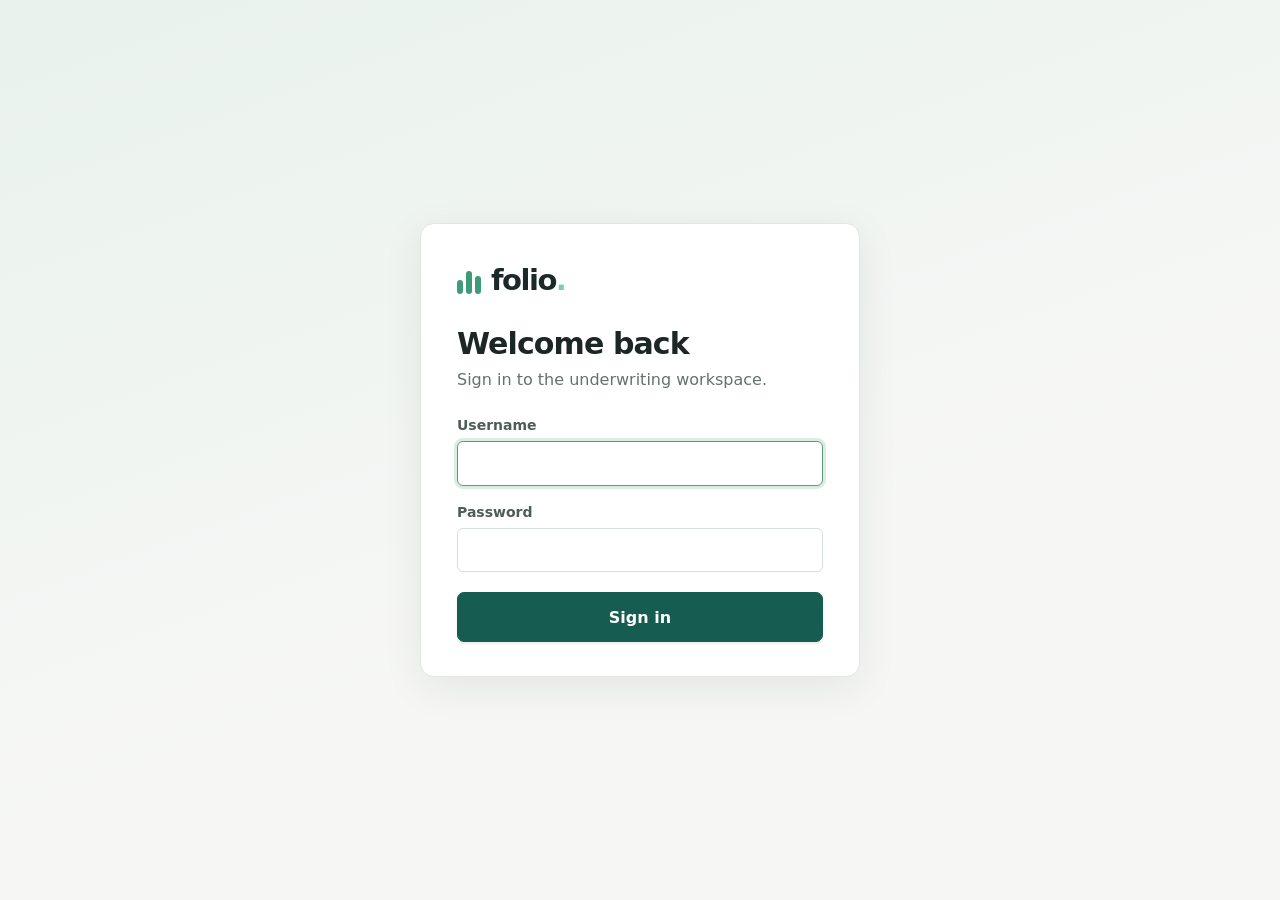
<file: static/login.html>
<!doctype html>
<html lang="en">
  <head>
    <meta charset="utf-8">
    <meta name="viewport" content="width=device-width, initial-scale=1">
    <title>Sign in — Folio</title>
    <link rel="stylesheet" href="/static/styles.css">
  </head>
  <body class="login-body">
    <main class="login-card">
      <div class="brand login-brand">
        <span class="brand-mark"><span></span><span></span><span></span></span>
        <span class="brand-name">folio<span class="brand-dot">.</span></span>
      </div>
      <h1>Welcome back</h1>
      <p class="login-sub">Sign in to the underwriting workspace.</p>
      <form id="login-form" class="login-form">
        <div class="field"><label for="username">Username</label><input id="username" name="username" autocomplete="username" required autofocus></div>
        <div class="field"><label for="password">Password</label><input id="password" name="password" type="password" autocomplete="current-password" required></div>
        <p class="form-error hidden" id="login-error" role="alert"></p>
        <button class="primary-button login-submit" type="submit">Sign in</button>
      </form>
    </main>
    <script src="/static/login.js" defer></script>
  </body>
</html>
</file>
<file: static/styles.css>
:root {
  color-scheme: light;
  --ink: #1c2625;
  --muted: #66716d;
  --border: #e3e7e3;
  --surface: #ffffff;
  --canvas: #f6f7f5;
  --green: #165c50;
  --green-dark: #124a40;
  --navy: #1d2929;
  --font: "DM Sans", "Segoe UI", system-ui, sans-serif;
  --heading: "Manrope", "Segoe UI", system-ui, sans-serif;
}

* { box-sizing: border-box; }
body { margin: 0; min-width: 320px; background: var(--canvas); color: var(--ink); font-family: var(--font); font-size: 16px; line-height: 1.45; -webkit-font-smoothing: antialiased; }
button, input, select, textarea { font: inherit; }
button { cursor: pointer; }
.hidden { display: none !important; }

.sidebar { position: fixed; inset: 0 auto 0 0; z-index: 3; display: flex; flex-direction: column; width: 270px; padding: 27px 16px 14px; overflow-y: auto; background: var(--navy); color: #f5f8f6; }
.sidebar > * { flex-shrink: 0; }
.brand { display: flex; align-items: center; gap: 10px; height: 38px; margin: 0 12px 44px; color: white; text-decoration: none; }
.brand-mark { display: inline-flex; height: 26px; align-items: end; gap: 3px; }
.brand-mark span { display: block; width: 6px; border-radius: 4px; background: #89d3b3; }
.brand-mark span:nth-child(1) { height: 14px; }
.brand-mark span:nth-child(2) { height: 23px; }
.brand-mark span:nth-child(3) { height: 18px; }
.brand-name { font: 800 29px/1 var(--heading); letter-spacing: -1.5px; }
.brand-dot { color: #7dd0ad; }
.workspace-label { margin: 0 13px 12px; color: #9aa8a5; font-size: 12px; font-weight: 700; letter-spacing: 1.2px; }
.main-nav { display: grid; gap: 4px; }
.nav-link { display: flex; align-items: center; gap: 13px; width: 100%; height: 48px; padding: 0 14px; border: 0; border-radius: 7px; background: transparent; color: #c6d0cd; text-align: left; font-size: 16px; transition: background .15s, color .15s; }
.nav-link:hover { background: #293736; color: white; }
.nav-link.active { background: #30423e; color: #fff; font-weight: 600; }
.nav-icon { display: inline-flex; width: 20px; justify-content: center; font-size: 19px; line-height: 1; }
.nav-count { margin-left: auto; color: #a3b1ac; font-size: 14px; }
.sidebar-bottom { margin-top: auto; flex: 0 0 auto; }
@media (max-height: 760px) { .sidebar-card { display: none; } }
.sidebar-card { margin: 0 2px 18px; padding: 16px 15px 14px; border: 1px solid #354442; border-radius: 9px; background: #253332; }
.sidebar-card-icon { display: grid; width: 30px; height: 30px; place-items: center; margin-bottom: 11px; border-radius: 7px; background: #324843; color: #95d7b8; font-size: 17px; }
.sidebar-card strong { display: block; margin-bottom: 5px; font-size: 15px; font-weight: 600; }
.sidebar-card p { margin: 0; color: #b4c0bc; font-size: 13.5px; line-height: 1.55; }
.sidebar-setup { display: flex; justify-content: space-between; width: 100%; margin-top: 13px; padding: 11px 0 0; border: 0; border-top: 1px solid #3b4a47; background: none; color: #9de0bf; text-align: left; font-size: 14px; font-weight: 600; }
.profile { display: flex; align-items: center; gap: 10px; padding: 14px 5px 3px; border-top: 1px solid #374441; }
.avatar { display: grid; flex: 0 0 auto; width: 38px; height: 38px; place-items: center; border-radius: 50%; font-size: 13px; font-weight: 700; }
.avatar-navy { border: 1px solid #607c71; background: #455e53; color: #d7ecdf; }
.avatar-green { width: 36px; height: 36px; background: #e4f0e9; color: #2a7155; }
.profile-copy { display: grid; gap: 2px; }
.profile-copy strong { font-size: 14.5px; font-weight: 600; }
.profile-copy span { color: #b0bcb8; font-size: 12.5px; }
.signout { margin-left: auto; padding: 7px 10px; border: 1px solid #44544f; border-radius: 6px; background: transparent; color: #d4dedb; font-size: 13px; }
.signout:hover { background: #2d3d3a; }

.main { min-height: 100vh; margin-left: 270px; }
.topbar { position: sticky; top: 0; z-index: 2; display: flex; height: 66px; align-items: center; justify-content: space-between; padding: 0 42px; border-bottom: 1px solid var(--border); background: rgba(255,255,255,.94); backdrop-filter: blur(14px); }
.breadcrumbs { display: flex; align-items: center; gap: 11px; color: #75807c; font-size: 15px; }
.breadcrumbs i { color: #bcc4c0; font-style: normal; }
.breadcrumbs strong { color: #2f3b38; font-weight: 600; }
.topbar-actions { display: flex; align-items: center; gap: 18px; }
.connection { display: flex; align-items: center; gap: 8px; color: #6d7874; font-size: 14px; }
.online-dot, .mcp-status i { display: inline-block; width: 8px; height: 8px; border-radius: 50%; background: #43a980; box-shadow: 0 0 0 3px #e6f4ec; }
.icon-button { position: relative; display: grid; width: 34px; height: 34px; place-items: center; border: 0; background: transparent; color: #55655f; }
.icon-button svg { width: 21px; fill: none; stroke: currentColor; stroke-width: 1.5; stroke-linecap: round; stroke-linejoin: round; }
.notification-dot { position: absolute; top: 6px; right: 7px; width: 6px; height: 6px; border-radius: 50%; background: #e79666; }
.content { max-width: 1560px; margin: 0 auto; padding: 38px 42px 22px; }
.page-heading { display: flex; align-items: flex-end; justify-content: space-between; gap: 16px; margin-bottom: 26px; }
.eyebrow { margin-bottom: 8px; color: #5f6e69; font-size: 13px; font-weight: 700; letter-spacing: 1.3px; }
h1, h2, p { margin-top: 0; }
h1 { margin-bottom: 6px; font: 700 34px/1.2 var(--heading); letter-spacing: -.9px; }
.page-heading p { margin: 0; color: #66716d; font-size: 16px; }
.primary-button { display: inline-flex; flex: 0 0 auto; height: 46px; align-items: center; gap: 9px; padding: 0 20px; border: 1px solid var(--green); border-radius: 7px; background: var(--green); color: white; font-size: 16px; font-weight: 600; white-space: nowrap; box-shadow: 0 2px 3px #1a51451c; transition: .15s; }
.primary-button:hover { border-color: var(--green-dark); background: var(--green-dark); transform: translateY(-1px); }
.plus { font-size: 22px; font-weight: 400; line-height: 1; }

.metrics { display: grid; grid-template-columns: repeat(4, minmax(0, 1fr)); gap: 16px; margin-bottom: 22px; }
.metric-card, .panel { border: 1px solid var(--border); border-radius: 9px; background: var(--surface); box-shadow: 0 1px 2px #18292506; }
.metric-card { min-height: 136px; padding: 18px 20px 16px; }
.metric-heading { display: flex; align-items: center; justify-content: space-between; color: #56625e; font-size: 15px; font-weight: 500; }
.metric-icon { display: grid; width: 32px; height: 32px; place-items: center; border-radius: 8px; font-size: 16px; }
.soft-blue { background: #edf2fb; color: #5f7fb4; }
.soft-teal { background: #eaf5f2; color: #3f927e; }
.soft-amber { background: #fff5e6; color: #c98a35; }
.soft-violet { background: #f1eef9; color: #7b69b0; }
.metric-value { margin: 10px 0 9px; font: 700 36px/1 var(--heading); letter-spacing: -.8px; }
.metric-foot { display: flex; align-items: center; gap: 8px; color: #75807c; font-size: 13.5px; }
.metric-dot { width: 7px; height: 7px; border-radius: 50%; }
.metric-dot.blue { background: #7394c9; }
.metric-dot.teal { background: #5da68f; }
.metric-dot.amber { background: #e5a84e; }
.metric-dot.violet { background: #9a8bc3; }
.work-grid { display: grid; grid-template-columns: minmax(0, 1fr) 330px; align-items: start; gap: 18px; }
.applications-panel { min-width: 0; overflow: hidden; }
.panel-heading { display: flex; align-items: center; justify-content: space-between; gap: 12px; padding: 20px 22px 16px; }
.panel-heading h2, .checklist-title h2 { margin: 0 0 4px; font: 700 19px/1.3 var(--heading); letter-spacing: -.3px; }
.panel-heading p, .checklist-title p { margin: 0; color: #6f7a76; font-size: 14.5px; }
.text-button, .queue-link, .checklist-link { border: 0; background: none; color: #2f7561; font-size: 15px; font-weight: 600; }
.text-button span, .queue-link span, .checklist-link span { margin-left: 6px; font-size: 17px; }
.table-toolbar { display: flex; gap: 10px; align-items: center; padding: 13px 20px; border-top: 1px solid #eef1ee; border-bottom: 1px solid #e9ece9; }
.search-box { display: flex; flex: 1; min-width: 150px; height: 42px; align-items: center; gap: 9px; padding: 0 12px; border: 1px solid #dfe4df; border-radius: 6px; background: #fff; }
.search-box svg { width: 18px; flex: 0 0 18px; fill: none; stroke: #8a9692; stroke-width: 1.7; stroke-linecap: round; }
.search-box input { width: 100%; min-width: 0; border: 0; outline: 0; background: transparent; color: var(--ink); font-size: 15px; }
.search-box input::placeholder { color: #8a9490; }
.shortcut { flex: 0 0 auto; padding: 3px 6px; border: 1px solid #e3e6e3; border-radius: 4px; color: #8a9490; font-size: 12px; }
.filter-select-wrap { display: flex; height: 42px; align-items: center; gap: 7px; padding: 0 10px; border: 1px solid #dfe4df; border-radius: 6px; background: white; color: #70807a; }
.filter-select-wrap svg { width: 17px; flex: 0 0 17px; fill: none; stroke: currentColor; stroke-width: 1.5; stroke-linecap: round; }
#status-filter { max-width: 130px; border: 0; outline: 0; background: transparent; color: #4f5d58; font-size: 15px; }
.table-scroll { overflow-x: auto; }
table { width: 100%; min-width: 860px; border-collapse: collapse; }
th { height: 42px; padding: 0 12px; background: #fafbfa; color: #6f7a76; text-align: left; white-space: nowrap; font-size: 12.5px; font-weight: 700; letter-spacing: .7px; }
th:first-child, td:first-child { padding-left: 22px; }
th:last-child, td:last-child { padding-right: 18px; }
td { height: 70px; padding: 8px 12px; border-top: 1px solid #eef1ee; color: #455450; white-space: nowrap; font-size: 15px; }
tbody tr { cursor: pointer; transition: background .12s; }
tbody tr:hover { background: #f8faf8; }
.person-cell { display: flex; align-items: center; gap: 12px; }
.person-avatar { display: grid; width: 38px; height: 38px; flex: 0 0 38px; place-items: center; border-radius: 50%; font-size: 13px; font-weight: 700; }
.palette-0 { background: #f1f0e8; color: #7a7145; }
.palette-1 { background: #edf3ed; color: #4d7a5b; }
.palette-2 { background: #f5eef1; color: #8a5f74; }
.palette-3 { background: #edf1f7; color: #5a6e8e; }
.palette-4 { background: #f8f0e8; color: #94703f; }
.palette-5 { background: #eef2ed; color: #55766a; }
.person-copy { display: grid; gap: 3px; }
.person-copy strong { color: #243230; font-size: 15.5px; font-weight: 600; }
.person-copy span { color: #75807c; font-size: 13px; }
.loan-amount { color: #26332f; font-weight: 600; }
.docs-count { display: inline-flex; align-items: center; gap: 7px; color: #52605b; }
.docs-count svg { width: 16px; fill: none; stroke: #6f7f79; stroke-width: 1.5; }
.status-pill { display: inline-flex; align-items: center; gap: 7px; padding: 6px 11px; border-radius: 20px; font-size: 13.5px; font-weight: 600; }
.status-pill::before { width: 7px; height: 7px; border-radius: 50%; background: currentColor; content: ""; }
.status-new { background: #eef1f5; color: #5d6b7c; }
.status-in-review { background: #e8f3ef; color: #2f6f5b; }
.status-needs-info { background: #fff2de; color: #9a6616; }
.status-approved { background: #e5f3ea; color: #2b7249; }
.status-declined { background: #fbebe9; color: #a8453a; }
.updated-cell { color: #75807c; }
.row-more { border: 0; background: transparent; color: #8a9591; font-size: 20px; }
.empty-state { padding: 50px 15px; text-align: center; }
.empty-icon { margin-bottom: 8px; color: #7fa392; font-size: 34px; }
.empty-state strong { color: #34423d; font: 700 18px var(--heading); }
.empty-state p { margin: 6px 0 0; color: #6f7a76; font-size: 15px; }
.table-footer { display: flex; justify-content: space-between; padding: 13px 22px; border-top: 1px solid #eaeeea; color: #6f7a76; font-size: 14px; }
.footer-live { display: flex; align-items: center; gap: 7px; }
.footer-live i { width: 7px; height: 7px; border-radius: 50%; background: #52a780; }
.side-stack { display: grid; gap: 16px; }
.queue-panel { overflow: hidden; }
.queue-heading { padding-bottom: 13px; }
.queue-total { display: grid; min-width: 32px; height: 32px; place-items: center; border-radius: 50%; background: #eaf3ee; color: #3d7561; font-size: 14px; font-weight: 700; }
.queue-list { padding: 0 18px; }
.queue-item { display: flex; align-items: center; gap: 12px; padding: 12px 2px; border-top: 1px solid #eef1ee; cursor: pointer; }
.queue-item:hover .queue-person strong { color: #2d7660; }
.queue-avatar { display: grid; width: 38px; height: 38px; flex: 0 0 38px; place-items: center; border-radius: 50%; font-size: 13px; font-weight: 700; }
.queue-person { display: grid; flex: 1; gap: 3px; min-width: 0; }
.queue-person strong { overflow: hidden; color: #2b3835; text-overflow: ellipsis; white-space: nowrap; font-size: 15px; font-weight: 600; }
.queue-person span { color: #6f7a76; font-size: 13px; }
.queue-mark { color: #a9b3af; font-size: 20px; }
.queue-link { display: flex; width: 100%; align-items: center; justify-content: space-between; padding: 14px 20px; border-top: 1px solid #eaeeea; text-align: left; font-size: 14.5px; }
.queue-empty { padding: 17px 2px 20px; color: #6f7a76; font-size: 14.5px; }
.checklist-panel { padding: 18px 20px 0; overflow: hidden; }
.checklist-title { display: flex; align-items: center; gap: 12px; margin-bottom: 15px; }
.checklist-icon { display: grid; width: 36px; height: 36px; flex: 0 0 36px; place-items: center; border-radius: 8px; background: #edf5ef; color: #4a8c69; font-size: 18px; }
.checklist-title h2 { font-size: 17px; }
.category-preview { display: grid; gap: 4px; }
.category-preview > div { display: flex; align-items: center; gap: 10px; padding: 9px 0; border-top: 1px solid #eef1ee; color: #52605b; font-size: 14.5px; }
.file-type { display: grid; width: 30px; height: 30px; place-items: center; border-radius: 5px; font-size: 10px; font-weight: 700; }
.file-type.pdf { background: #fbefed; color: #a65e55; }
.file-type.bank { background: #edf4ed; color: #4d8862; }
.file-type.credit { background: #f0eff7; color: #75649a; }
.file-type.other { background: #f0f2f0; color: #66716d; }
.stage-tabs { display: flex; gap: 4px; padding: 10px 14px 0; overflow-x: auto; border-bottom: 1px solid #e9ece9; }
.stage-tab { display: inline-flex; align-items: center; gap: 8px; padding: 12px 14px; border: 0; border-bottom: 3px solid transparent; background: none; color: #5f6d67; font-size: 15px; font-weight: 600; white-space: nowrap; }
.stage-tab span { padding: 2px 8px; border-radius: 12px; background: #eef1ee; color: #5f6d67; font-size: 13px; }
.stage-tab:hover { color: #1c2625; }
.stage-tab.active { border-bottom-color: var(--green); color: var(--green); }
.stage-tab.active span { background: #e2f0e9; color: var(--green); }
.pipeline { padding: 0 22px 18px; }
.pipeline-bar { display: flex; height: 12px; overflow: hidden; gap: 3px; border-radius: 8px; }
.pipeline-bar span { min-width: 8px; border-radius: 6px; background: currentColor; }
.pipeline-legend { display: flex; flex-wrap: wrap; gap: 8px 18px; margin-top: 12px; }
.pipeline-legend span { display: inline-flex; align-items: center; gap: 7px; background: none !important; color: #52605b !important; font-size: 14px; }
.pipeline-legend i { width: 10px; height: 10px; border-radius: 50%; background: currentColor; }
.pipeline-legend .status-new i, .pipeline-bar .status-new { background: #8b98a8; color: #8b98a8; }
.pipeline-legend .status-in-review i, .pipeline-bar .status-in-review { background: #3f9a7a; color: #3f9a7a; }
.pipeline-legend .status-needs-info i, .pipeline-bar .status-needs-info { background: #e0a23f; color: #e0a23f; }
.pipeline-legend .status-approved i, .pipeline-bar .status-approved { background: #2b7249; color: #2b7249; }
.pipeline-legend .status-declined i, .pipeline-bar .status-declined { background: #cf6a5e; color: #cf6a5e; }
.pipeline-legend span::before { display: none; }
.muted-cell { color: #8a9490; font-size: 13px; }
.score { display: inline-block; min-width: 44px; padding: 4px 9px; border-radius: 6px; text-align: center; font-weight: 700; }
.score-good { background: #e5f3ea; color: #2b7249; }
.score-fair { background: #fff2de; color: #9a6616; }
.score-low { background: #fbebe9; color: #a8453a; }
.category-pill { display: inline-block; padding: 5px 11px; border-radius: 6px; font-size: 13.5px; font-weight: 600; }
.category-pill.pdf { background: #fbefed; color: #a65e55; }
.category-pill.bank { background: #edf4ed; color: #4d8862; }
.category-pill.credit { background: #f0eff7; color: #75649a; }
.category-pill.other { background: #f0f2f0; color: #52605b; }
.category-preview b { margin-left: auto; color: #75807c; font-size: 13px; font-weight: 500; }
.checklist-link { display: flex; width: calc(100% + 40px); justify-content: space-between; margin: 10px -20px 0; padding: 14px 20px; border-top: 1px solid #eaeeea; text-align: left; font-size: 14.5px; }

.page-footer { display: flex; justify-content: space-between; margin-top: 24px; padding-top: 14px; border-top: 1px solid var(--border); color: #7b8681; font-size: 13.5px; }
.page-footer i { margin-left: 4px; color: #6fa388; font-style: normal; }
.mcp-view { display: grid; max-width: 1000px; gap: 16px; }
.mcp-intro { padding: 30px 32px 26px; }
.mcp-icon { display: grid; width: 46px; height: 46px; place-items: center; margin-bottom: 17px; border-radius: 11px; background: #eaf4ef; color: #479574; font-size: 24px; }
.mcp-intro h2 { margin: 0 0 10px; font: 700 29px var(--heading); letter-spacing: -.7px; }
.mcp-intro p { max-width: 700px; margin: 0; color: #5f6d67; font-size: 16px; line-height: 1.7; }
.mcp-steps { padding-bottom: 22px; }
.mcp-status { display: flex; align-items: center; gap: 8px; color: #4d8068; font-size: 14px; white-space: nowrap; }
.endpoint-row { display: flex; align-items: center; justify-content: space-between; gap: 12px; margin: 0 22px; padding: 14px 16px; border: 1px solid #e3e9e4; border-radius: 7px; background: #f9fbf9; }
.endpoint-row div { display: grid; gap: 7px; min-width: 0; }
.endpoint-row span { color: #75807c; font-size: 12px; font-weight: 700; letter-spacing: .9px; }
.endpoint-row code { overflow-wrap: anywhere; color: #26382f; font: 14px "Cascadia Code", Consolas, monospace; }
.secondary-button { height: 40px; padding: 0 16px; border: 1px solid #d5ddd7; border-radius: 6px; background: white; color: #3d6453; font-size: 14.5px; font-weight: 600; white-space: nowrap; }
.secondary-button:hover { background: #f4f8f5; }
.steps-grid { display: grid; grid-template-columns: repeat(3, 1fr); gap: 22px; margin: 22px 22px 18px; }
.steps-grid > div { display: grid; align-content: start; gap: 8px; }
.steps-grid b { color: #5f9a82; font: 700 16px var(--heading); }
.steps-grid strong { font-size: 16px; }
.steps-grid p { margin: 0; color: #66716d; font-size: 14.5px; line-height: 1.55; }
.tools-list { display: flex; flex-wrap: wrap; align-items: center; gap: 8px; margin: 0 22px; padding-top: 16px; border-top: 1px solid #eaeeea; }
.tools-list strong { margin-right: 4px; font-size: 14.5px; }
.tools-list span { padding: 6px 11px; border-radius: 20px; background: #eef4f0; color: #4a7561; font-size: 13.5px; }
.notice { display: flex; gap: 12px; padding: 14px 16px; border: 1px solid #e0e8e2; border-radius: 8px; background: #eef4ef; color: #52645a; }
.notice > span { display: grid; width: 22px; height: 22px; flex: 0 0 22px; place-items: center; border: 1px solid #9ab5a4; border-radius: 50%; color: #54766a; font-size: 13px; }
.notice p { margin: 0; font-size: 14.5px; line-height: 1.6; }
.notice strong { color: #3b5e4a; }

.drawer-backdrop { position: fixed; inset: 0; z-index: 5; display: flex; justify-content: flex-end; background: #17231f77; }
.drawer { display: flex; width: min(620px, 100%); height: 100%; flex-direction: column; overflow-y: auto; background: #fafbf9; box-shadow: -10px 0 35px #0f20151f; animation: slide-in .18s ease-out; }
@keyframes slide-in { from { transform: translateX(20px); opacity: .8; } to { transform: translateX(0); opacity: 1; } }
.drawer-top { display: flex; align-items: center; justify-content: space-between; padding: 20px 26px; border-bottom: 1px solid #e5e9e5; background: white; }
.drawer-kicker { color: #6f7c77; font-size: 12.5px; font-weight: 700; letter-spacing: 1.1px; }
.drawer-top-actions { display: flex; align-items: center; gap: 12px; }
.drawer-close { display: grid; width: 36px; height: 36px; place-items: center; border: 1px solid #dfe5e0; border-radius: 6px; background: white; color: #5f6c67; font-size: 22px; }
.drawer-content { padding: 26px; }
.drawer-title-row { display: flex; align-items: flex-start; justify-content: space-between; gap: 12px; }
.drawer-title-row h2 { margin: 0 0 6px; font: 700 26px var(--heading); letter-spacing: -.6px; }
.drawer-title-row p { margin: 0; color: #66716d; font-size: 15px; }
.drawer-meta { display: flex; flex-wrap: wrap; align-items: center; gap: 16px; margin: 18px 0; padding: 12px 0; border-top: 1px solid #e5e9e5; border-bottom: 1px solid #e5e9e5; color: #5f6d67; font-size: 14.5px; }
.drawer-section { margin: 22px 0; }
.drawer-section-head { display: flex; align-items: center; justify-content: space-between; margin-bottom: 13px; }
.drawer-section-head h3 { margin: 0; font: 700 18px var(--heading); }
.drawer-section-head span { color: #6f7a76; font-size: 14px; }
.form-grid { display: grid; grid-template-columns: 1fr 1fr; gap: 15px; }
.field { display: grid; gap: 6px; }
.field.full { grid-column: 1 / -1; }
.field label, .field > span { color: #4f5d58; font-size: 14px; font-weight: 600; }
.field input, .field select, .field textarea { width: 100%; min-height: 44px; padding: 10px 12px; border: 1px solid #d9dfda; border-radius: 6px; outline: 0; background: white; color: #26332f; font-size: 15.5px; }
.field input:focus, .field select:focus, .field textarea:focus { border-color: #5f9a80; box-shadow: 0 0 0 3px #d9eee2; }
.field textarea { min-height: 84px; resize: vertical; }
.document-list { display: grid; gap: 9px; margin-bottom: 14px; }
.document-row { display: flex; align-items: center; gap: 12px; padding: 11px 12px; border: 1px solid #e4e9e4; border-radius: 7px; background: white; }
.document-icon { display: grid; width: 40px; height: 42px; flex: 0 0 40px; place-items: center; border-radius: 6px; background: #eef3ef; color: #4f7a64; font-size: 12px; font-weight: 700; }
.document-copy { display: grid; flex: 1; gap: 4px; min-width: 0; }
.document-copy strong { overflow: hidden; color: #2f3d38; text-overflow: ellipsis; white-space: nowrap; font-size: 15px; font-weight: 600; }
.document-copy span { color: #6f7a76; font-size: 13px; }
.document-row .field { width: 150px; flex: 0 0 150px; }
.document-row .field select { min-height: 38px; padding: 6px 8px; font-size: 14px; }
.document-download { color: #2f7561; text-decoration: none; font-size: 14.5px; font-weight: 600; }
.document-item { display: grid; gap: 6px; }
.document-actions { display: flex; flex-wrap: wrap; align-items: center; gap: 14px; padding: 0 4px; }
.link-button { padding: 0; border: 0; background: none; color: #2f7561; font-size: 14.5px; font-weight: 600; cursor: pointer; }
.link-button:hover { text-decoration: underline; }
.danger-link { color: #b3402f; }
.extract-pill { padding: 3px 10px; border-radius: 999px; background: #e1f2e8; color: #25694f; font-size: 13px; font-weight: 600; }
.extract-pill.empty { background: #eef0ee; color: #6f7a76; }
.document-detail { padding: 14px; border: 1px solid #e0e7e1; border-radius: 7px; background: #f8fbf9; }
.document-detail h4 { margin: 14px 0 8px; font: 700 15px var(--heading); }
.document-detail h4:first-child { margin-top: 0; }
.doc-preview { display: block; max-width: 100%; max-height: 320px; margin-bottom: 12px; border: 1px solid #dbe3dc; border-radius: 6px; }
.extract-grid { display: grid; gap: 8px; }
.extract-row { display: grid; grid-template-columns: 170px 1fr; gap: 10px; align-items: center; }
.extract-key { color: #55645e; font-size: 14px; font-weight: 600; word-break: break-word; }
.extract-value, .extract-add input { width: 100%; min-height: 38px; padding: 6px 10px; border: 1px solid #d9dfda; border-radius: 6px; font-size: 14.5px; background: white; }
.extract-add { display: grid; grid-template-columns: 170px 1fr; gap: 10px; margin-top: 10px; }
.extract-actions { display: flex; flex-wrap: wrap; align-items: center; gap: 12px; margin-top: 10px; }
.muted-note { margin: 4px 0; color: #6f7a76; font-size: 13.5px; line-height: 1.5; }
.extracted-text { max-height: 260px; margin: 0; padding: 12px; overflow: auto; border: 1px solid #dbe3dc; border-radius: 6px; background: white; font: 13px/1.55 Consolas, monospace; white-space: pre-wrap; word-break: break-word; }
.flag-badge { display: inline-block; margin-left: 8px; padding: 1px 8px; border-radius: 999px; font-size: 12.5px; font-weight: 700; vertical-align: middle; }
.flag-badge.flag-warning { background: #fdf0d3; color: #8a5a00; }
.flag-badge.flag-critical { background: #fbdcd6; color: #a02c1c; }
.flag-list { display: grid; gap: 8px; margin-bottom: 12px; }
.flag-item { display: flex; gap: 12px; align-items: flex-start; padding: 11px 12px; border: 1px solid #e4e9e4; border-left: 4px solid #8aa; border-radius: 7px; background: white; }
.flag-item.flag-critical { border-left-color: #d0432f; }
.flag-item.flag-warning { border-left-color: #e0a21b; }
.flag-item.flag-info { border-left-color: #4a86c5; }
.flag-item.resolved { opacity: .6; }
.flag-copy { flex: 1; display: grid; gap: 4px; min-width: 0; }
.flag-copy p { margin: 0; color: #3d4a45; font-size: 14.5px; line-height: 1.5; }
.flag-copy span { color: #6f7a76; font-size: 13px; }
.flag-actions { display: grid; gap: 4px; justify-items: end; }
.flag-add { display: flex; flex-wrap: wrap; gap: 8px; }
.flag-add input { flex: 1 1 220px; min-height: 40px; padding: 6px 10px; border: 1px solid #d9dfda; border-radius: 6px; font-size: 14.5px; }
.flag-add select { min-height: 40px; border: 1px solid #d9dfda; border-radius: 6px; padding: 0 8px; font-size: 14.5px; background: white; }
.no-documents { padding: 18px; border: 1px dashed #d5ddd6; border-radius: 7px; color: #6f7a76; text-align: center; font-size: 14.5px; line-height: 1.6; }
.upload-box { padding: 14px; border: 1px dashed #bdd0c3; border-radius: 7px; background: #f6faf7; }
.upload-controls { display: flex; flex-wrap: wrap; align-items: flex-end; gap: 10px; }
.upload-controls .field { flex: 1 1 170px; }
.upload-controls input[type="file"] { min-width: 0; padding: 8px; font-size: 14px; }
.upload-help { margin: 10px 0 0; color: #6f7a76; font-size: 13px; }
.drawer-footer { position: sticky; bottom: 0; display: flex; justify-content: flex-end; gap: 10px; margin-top: auto; padding: 15px 26px; border-top: 1px solid #e4e8e4; background: #fff; }
.drawer-footer .secondary-button { color: #5f6c67; }
.save-button { height: 40px; padding: 0 20px; border: 1px solid var(--green); border-radius: 6px; background: var(--green); color: white; font-size: 14.5px; font-weight: 600; }
.save-button:hover { background: var(--green-dark); }
.danger-button { margin-right: auto; height: 40px; padding: 0 16px; border: 1px solid #e3b9b4; border-radius: 6px; background: white; color: #b0443a; font-size: 14.5px; font-weight: 600; }
.danger-button:hover { background: #fbeeec; }
.form-error { margin: 0; color: #b0443a; font-size: 14.5px; }
.toast { position: fixed; right: 22px; bottom: 22px; z-index: 10; max-width: 380px; padding: 14px 18px; border: 1px solid #cfe3d6; border-radius: 8px; background: #fff; color: #2f5f48; box-shadow: 0 4px 20px #14281d24; font-size: 15px; }

.login-body { display: grid; min-height: 100vh; place-items: center; padding: 20px; background: linear-gradient(160deg, #e9f2ed, #f6f7f5 60%); }
.login-card { width: min(440px, 100%); padding: 38px 36px 34px; border: 1px solid var(--border); border-radius: 14px; background: white; box-shadow: 0 10px 40px #14281d14; }
.login-brand { margin: 0 0 26px; color: var(--navy); }
.login-brand .brand-mark span { background: #3f9a7a; }
.login-card h1 { margin-bottom: 6px; font-size: 30px; }
.login-sub { margin-bottom: 24px; color: #66716d; font-size: 16px; }
.login-form { display: grid; gap: 16px; }
.login-submit { justify-content: center; height: 50px; margin-top: 4px; }
.login-submit:disabled { opacity: .6; cursor: wait; }

@media (min-width: 1600px) { .content { padding-right: 55px; padding-left: 55px; } }
@media (max-width: 1280px) {
  .sidebar { width: 235px; }
  .main { margin-left: 235px; }
  .content, .topbar { padding-right: 26px; padding-left: 26px; }
  .work-grid { grid-template-columns: minmax(0, 1fr) 290px; }
  .metrics { gap: 12px; }
}
@media (max-width: 1020px) {
  .metrics { grid-template-columns: 1fr 1fr; }
  .work-grid { grid-template-columns: 1fr; }
  .side-stack { grid-template-columns: 1fr 1fr; }
}
@media (max-width: 820px) {
  .sidebar { position: static; width: auto; flex-direction: row; flex-wrap: wrap; align-items: center; gap: 10px; padding: 12px 14px; }
  .brand { height: auto; margin: 0 10px 0 0; }
  .workspace-label, .sidebar-card, .nav-count, .profile-copy, .avatar-navy { display: none; }
  .main-nav { display: flex; flex: 1; gap: 4px; overflow-x: auto; }
  .nav-link { width: auto; height: 40px; padding: 0 12px; white-space: nowrap; font-size: 15px; }
  .nav-icon { display: none; }
  .sidebar-bottom { margin: 0; }
  .profile { padding: 0; border: 0; }
  .main { margin-left: 0; }
  .topbar { position: static; }
}
@media (max-width: 640px) {
  .topbar { height: 56px; padding: 0 15px; }
  .connection, .shortcut { display: none; }
  .content { padding: 24px 14px 15px; }
  .page-heading { align-items: flex-start; flex-direction: column; }
  h1 { font-size: 28px; }
  .metrics { gap: 10px; }
  .metric-card { min-height: 120px; padding: 14px; }
  .metric-value { font-size: 30px; }
  .side-stack { grid-template-columns: 1fr; }
  .page-footer { flex-direction: column; gap: 6px; }
  .steps-grid { grid-template-columns: 1fr; gap: 16px; }
  .mcp-intro { padding: 22px; }
  .endpoint-row { flex-direction: column; align-items: stretch; margin: 0 14px; }
  .steps-grid, .tools-list { margin-right: 14px; margin-left: 14px; }
  .mcp-status { display: none; }
  .document-row { flex-wrap: wrap; }
  .document-row .field { flex: 1; }
  .drawer-content { padding: 18px; }
  .drawer-top, .drawer-footer { padding-right: 18px; padding-left: 18px; }
  .form-grid { grid-template-columns: 1fr; }
  .login-card { padding: 28px 22px; }
}
</file>
